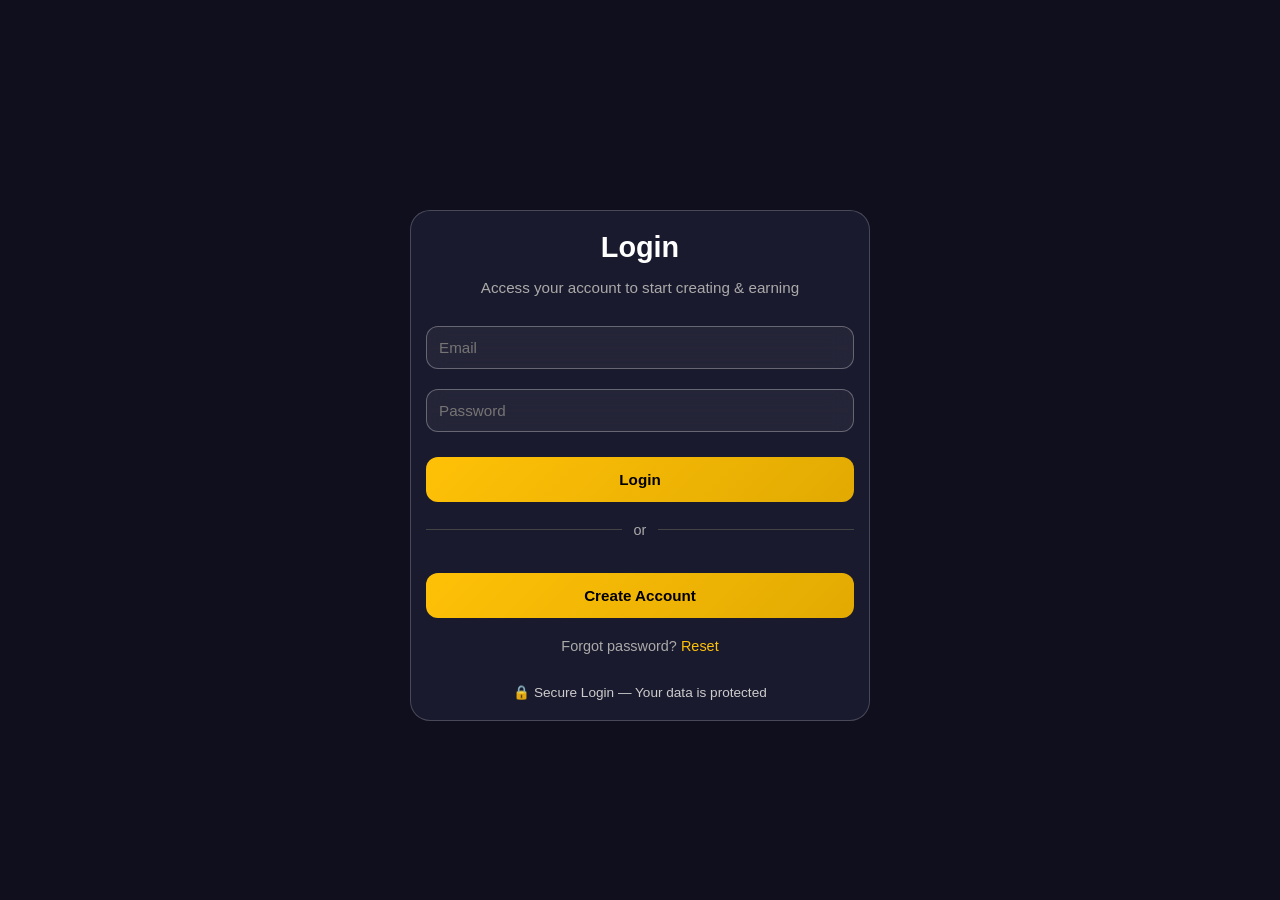
<file: login.html>
<!DOCTYPE html>
<html lang="en">
<head>
  <meta charset="UTF-8">
  <meta name="viewport" content="width=device-width, initial-scale=1.0">
  <title>RewardZone - Secure Login</title>
  <link rel="stylesheet" href="login.css">
</head>
<body>

<div class="container">

  <!-- Right Side: Login Form -->
  <div class="form-card">
    <h1 class="highlight">Login</h1>
    <p>Access your account to start creating & earning</p>

    <form>
      <input type="email" placeholder="Email" required>
      <input type="password" placeholder="Password" required>
      <button type="submit">Login</button>
    </form>

    <div class="divider"><span>or</span></div>

    <button onclick="window.location.href='signup.html'">Create Account</button>

    <div class="text-center">
      <p>Forgot password? <a href="/reset.html" class="highlight-link">Reset</a></p>
    </div>

    <div class="security">
      🔒 Secure Login — Your data is protected
    </div>
  </div>

</div>

</body>
</html>
</file>
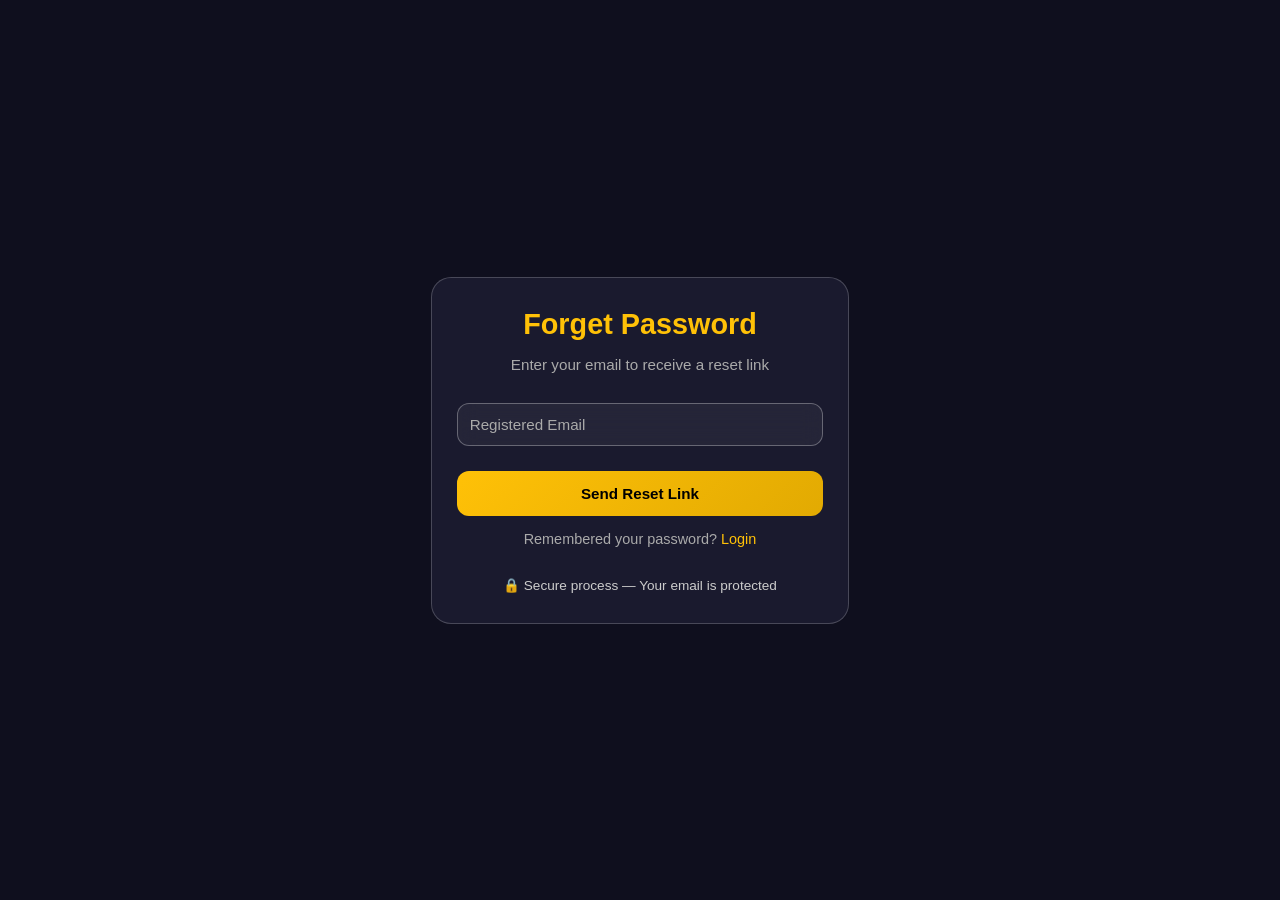
<file: reset.html>
<!DOCTYPE html>
<html lang="en">
<head>
<meta charset="UTF-8">
<meta name="viewport" content="width=device-width, initial-scale=1.0">
<title>RewardZone - Reset Password</title>
<link rel="stylesheet" href="reset.css">
</head>
<body>

<div class="container">

  <!-- Reset Form Card -->
  <div class="form-card">
    <h1 class="highlight">Forget Password</h1>
    <p>Enter your email to receive a reset link</p>

    <form onsubmit="event.preventDefault(); alert('Check your email for reset link');">
      <input type="email" placeholder="Registered Email" required>
      <button type="submit">Send Reset Link</button>
    </form>

    <div class="text-center">
      <p>Remembered your password? <a href="login.html" class="highlight-link">Login</a></p>
    </div>

    <div class="security">
      🔒 Secure process — Your email is protected
    </div>
  </div>

</div>

</body>
</html>
</file>
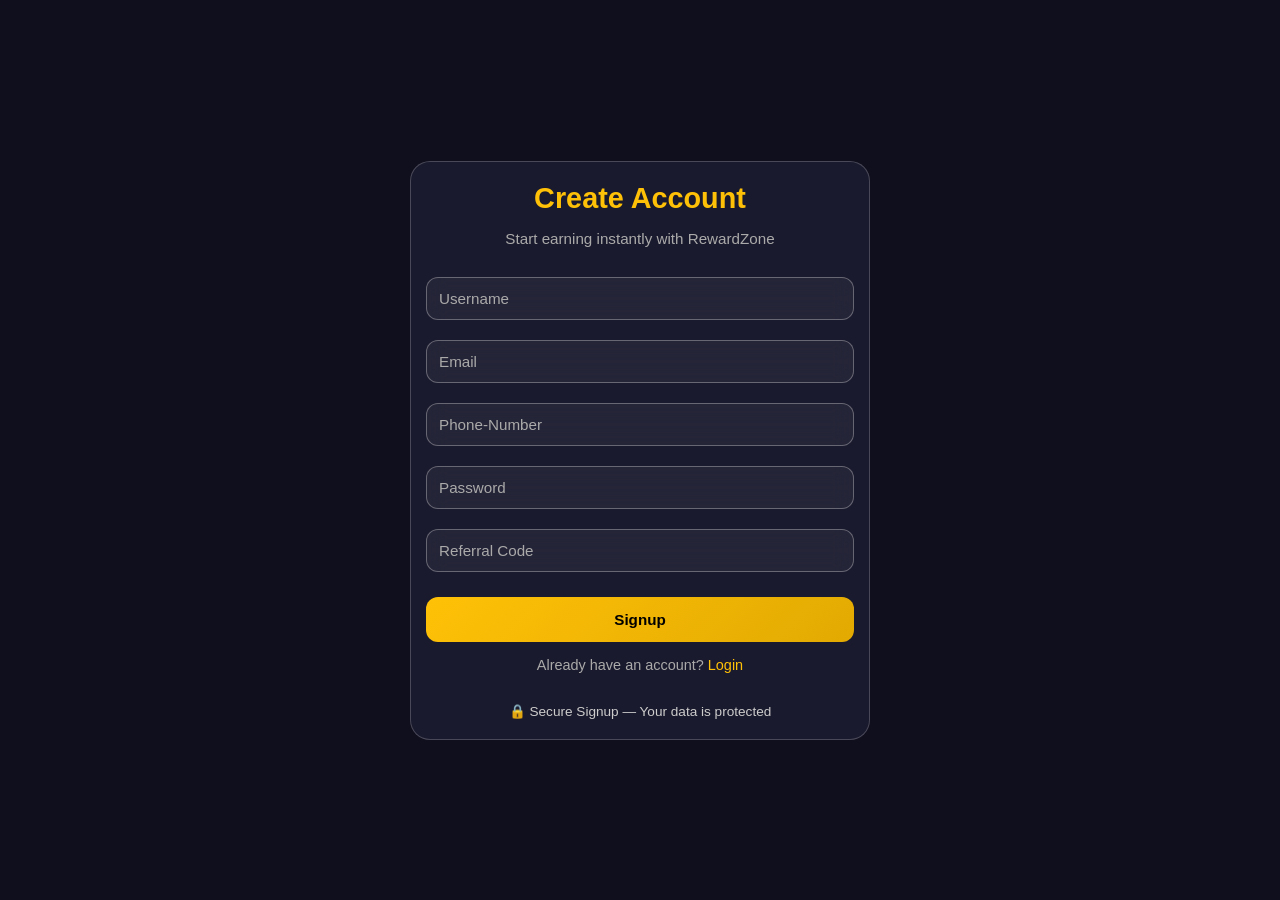
<file: signup.html>
<!DOCTYPE html>
<html lang="en">
<head>
<meta charset="UTF-8">
<meta name="viewport" content="width=device-width, initial-scale=1.0">
<title>RewardZone - Signup</title>
<link rel="stylesheet" href="signup.css">
</head>
<body>

<div class="container">

  <!-- Signup Form -->
  <div class="form-card">
    <h1 class="highlight">Create Account</h1>
    <p>Start earning instantly with RewardZone</p>

    <form>
      <input type="text" placeholder="Username" required>
      <input type="email" placeholder="Email" required>
      <input type="number" placeholder="Phone-Number" required>
      <input type="password" placeholder="Password" required>
      <input type="text" placeholder="Referral Code ">
      <button type="submit">Signup</button>
    </form>

    <div class="text-center">
      <p>Already have an account? <a href="login.html" class="highlight-link">Login</a></p>
    </div>

    <div class="security">
      🔒 Secure Signup — Your data is protected
    </div>
  </div>

</div>

</body>
</html>
</file>
<file: login.css>
/* ---------- Global ---------- */
* {
  margin: 0;
  padding: 0;
  box-sizing: border-box;
  font-family: 'Arial', sans-serif;
}

body {
  background: #0f0f1e;
  color: #fff;
  display: flex;
  justify-content: center;
  align-items: center;
  min-height: 100vh;
}

/* ---------- Container ---------- */
.container {
  display: flex;
  flex-wrap: wrap;
  justify-content: center;
  align-items: center;
  max-width: 500px;
  padding: 20px;
  margin-top: 30px;
}

/* ---------- Left Side: Info ---------- */
.info {
  flex: 1 1 400px;
  padding: 40px;
  text-align: left;
}
.info .logo {
  font-size: 2.2em;
  font-weight: bold;
  margin-bottom: 20px;
  color: #1DB954;
}
.info h2 {
  margin-bottom: 15px;
  font-size: 1.8em;
}
.info p {
  color: #aaa;
  margin-bottom: 30px;
  line-height: 1.4;
}
.info .testimonial {
  background: rgba(255,255,255,0.05);
  padding: 20px;
  border-radius: 12px;
  margin-bottom: 15px;
  box-shadow: 0 0 15px rgba(29,185,84,0.2);
}
.info .testimonial p {
  font-size: 0.95em;
  color: #ccc;
}
.info .testimonial h4 {
  color: #fff;
  margin-top: 10px;
  font-weight: bold;
}

/* ---------- Right Side: Form ---------- */
.form-card { 
  flex: 1 1 350px; 
  background: #1a1a2e;
  backdrop-filter: blur(15px); 
  padding: 20px 15px; /* reduced padding */
  border-radius: 20px; 
  display: flex; 
  flex-direction: column; 
  justify-content: center; 
  border: 1px solid rgba(255,255,255,0.2);
  max-height: auto; /* removed strict height */
}

.form-card h1 {
  text-align: center;
  margin-bottom: 15px; /* reduced */
  font-size: 1.8em;
}

.form-card p {
  text-align: center;
  color: #aaa;
  margin-bottom: 20px; /* reduced */
  font-size: 0.95em;
}

input { 
  width: 100%; 
  padding: 12px; /* reduced padding */
  margin: 10px 0; /* reduced margin */
  border: 1px solid rgba(255,255,255,0.3); 
  border-radius: 12px; 
  background: rgba(255,255,255,0.05); 
  color: #fff; 
  font-size: 0.95em; /* slightly smaller */
  backdrop-filter: blur(10px);
}

button { 
  width: 100%; 
  padding: 14px; /* reduced */
  margin-top: 15px; /* reduced */
  border: none; 
  border-radius: 12px; 
  background: linear-gradient(135deg, #ffc107,#e2aa02); 
  color: #000; 
  font-weight: bold; 
  font-size: 0.95em; 
  cursor: pointer; 
  transition: 0.4s; 
}


button:hover { 
  background: linear-gradient(135deg, #ffc107,#e2aa02); 
  color: #000; 
  box-shadow: 0 10px 30px rgba(255,193,7,0.4);
  transform: translateY(-2px);
}

/* ---------- Links ---------- */
.text-center { 
  text-align: center; 
  margin-top: 20px; 
  font-size: 0.95em; 
}

.text-center a {
  color: #1DB954;
  text-decoration: none;
}

.text-center a.highlight-link {
  color: #ffc107;
}

.text-center a:hover { 
  text-decoration: underline; 
}

/* ---------- Divider ---------- */
.divider {
  display: flex;
  align-items: center;
  text-align: center;
  margin: 20px 0;
}

.divider::before, .divider::after {
  content: '';
  flex: 1;
  border-bottom: 1px solid #444;
}

.divider:not(:empty)::before {
  margin-right: .75em;
}

.divider:not(:empty)::after {
  margin-left: .75em;
}

.divider span {
  color: #aaa;
  font-size: 0.9em;
}

/* ---------- Security Message ---------- */
.security {
  text-align: center;
  color: #ccc;
  font-size: 0.85em;
  margin-top: 10px;
}

/* ---------- Responsive ---------- */
@media(max-width:900px){ 
  .container { flex-direction: column; align-items: center; } 
  .info,.form-card { flex: 1 1 100%; margin-bottom: 30px; text-align: center;} 
  .info { order: 2; } 
}
</file>
<file: signup.css>
/* ---------- Global ---------- */
* {
  margin: 0;
  padding: 0;
  box-sizing: border-box;
  font-family: 'Arial', sans-serif;
}

body {
  background: #0f0f1e;
  color: #fff;
  display: flex;
  justify-content: center;
  align-items: center;
  min-height: 100vh;
}

/* ---------- Container ---------- */
.container {
  display: flex;
  flex-wrap: wrap;
  justify-content: center;
  align-items: center;
  max-width: 500px;
  padding: 20px;
}

/* ---------- Left Info Section ---------- */
.info {
  flex: 1 1 400px;
  padding: 40px;
  text-align: left;
}
.info .logo {
  font-size: 2.2em;
  font-weight: bold;
  margin-bottom: 20px;
  color: #1DB954;
}
.info h2 {
  margin-bottom: 15px;
  font-size: 1.8em;
}
.info p {
  color: #aaa;
  margin-bottom: 30px;
  line-height: 1.4;
}
.info .testimonial {
  background: rgba(255,255,255,0.05);
  padding: 20px;
  border-radius: 12px;
  margin-bottom: 15px;
  box-shadow: 0 0 15px rgba(29,185,84,0.2);
}
.info .testimonial p {
  font-size: 0.95em;
  color: #ccc;
}
.info .testimonial h4 {
  color: #fff;
  margin-top: 10px;
  font-weight: bold;
}

/* ---------- Form Card ---------- */
.form-card { 
  flex: 1 1 350px; 
  background: #1a1a2e;
  backdrop-filter: blur(15px); 
  padding: 20px 15px; 
  border-radius: 20px; 
  display: flex; 
  flex-direction: column; 
  justify-content: center; 
  border: 1px solid rgba(255,255,255,0.2);
  max-height: auto;
}

.form-card h1 {
  text-align: center;
  margin-bottom: 15px;
  font-size: 1.8em;
}

.highlight {
  color: #ffc107;
}

.form-card p {
  text-align: center;
  color: #aaa;
  margin-bottom: 20px;
  font-size: 0.95em;
}

/* ---------- Inputs ---------- */
input { 
  width: 100%; 
  padding: 12px; 
  margin: 10px 0; 
  border: 1px solid rgba(255,255,255,0.3); 
  border-radius: 12px; 
  background: rgba(255,255,255,0.05); 
  color: #fff; 
  font-size: 0.95em; 
  backdrop-filter: blur(10px);
}
input::placeholder { color: #aaa; }

/* ---------- Gradient Button ---------- */
button { 
  width: 100%; 
  padding: 14px; 
  margin-top: 15px; 
  border: none; 
  border-radius: 12px; 
  background: linear-gradient(135deg, #ffc107,#e2aa02); 
  color: #000; 
  font-weight: bold; 
  font-size: 0.95em; 
  cursor: pointer; 
  transition: 0.4s; 
}

button:hover { 
  background: linear-gradient(135deg, #ffc107,#e2aa02); 
  color: #000; 
  transform: translateY(-2px);
}

/* ---------- Links ---------- */
.text-center { 
  text-align: center; 
  margin-top: 15px; 
  font-size: 0.95em; 
}

.text-center a {
  color: #1DB954;
  text-decoration: none;
}

.text-center a.highlight-link {
  color: #ffc107;
}

.text-center a:hover { 
  text-decoration: underline; 
}

/* ---------- Security ---------- */
.security {
  text-align: center;
  color: #ccc;
  font-size: 0.85em;
  margin-top: 10px;
}

/* ---------- Responsive ---------- */
@media(max-width:900px){ 
  .container { flex-direction: column; align-items: center; } 
  .info,.form-card { flex: 1 1 100%; margin-bottom: 30px; text-align: center;} 
  .info { order: 2; } 
}
</file>
